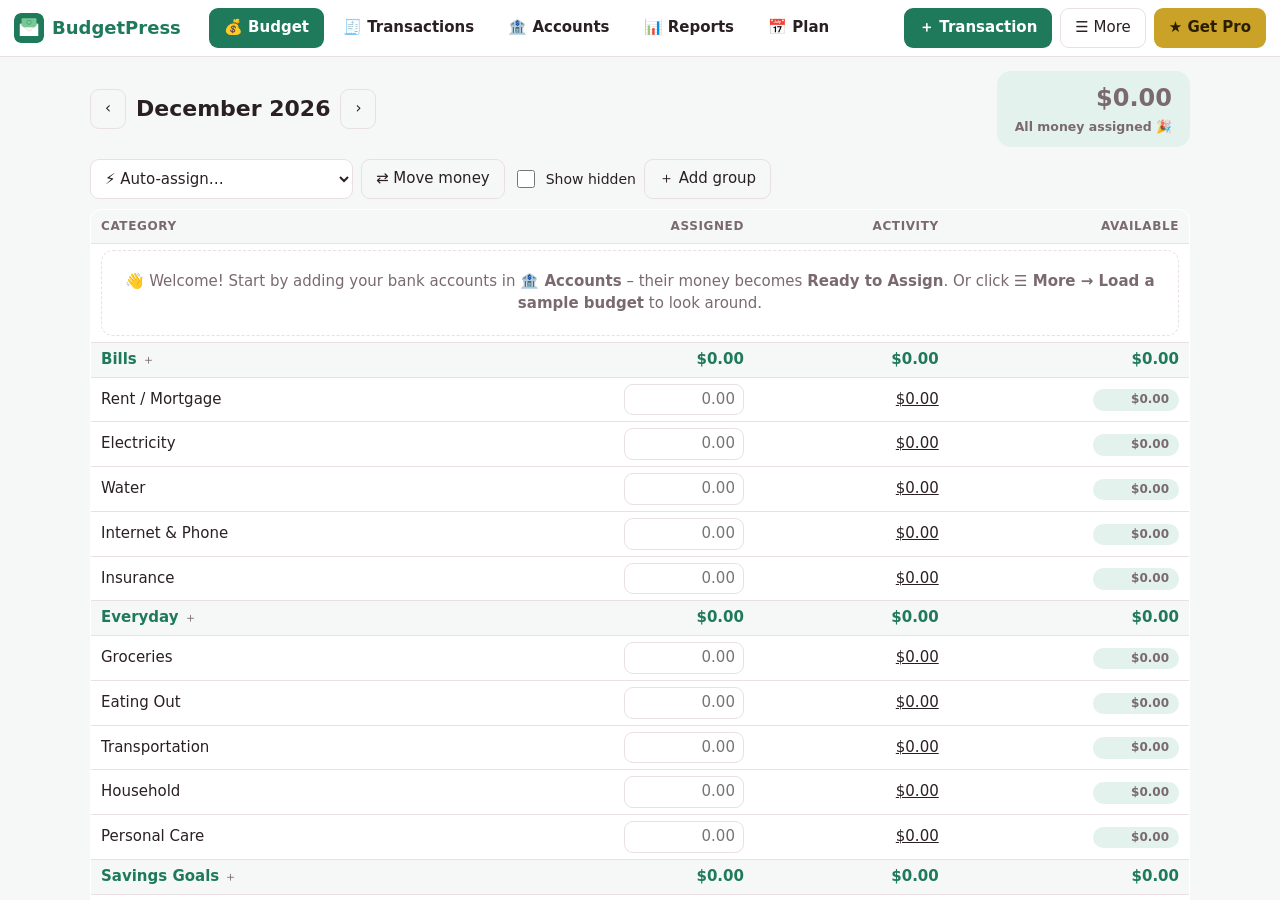
<file: index.html>
<!doctype html>
<html lang="en">
<head>
  <meta charset="utf-8">
  <meta name="viewport" content="width=device-width, initial-scale=1">
  <title>BudgetPress – Envelope Budget</title>
  <meta name="description" content="Give every dollar a job. Envelope budgeting for Windows with accounts, monthly budgets, goals, scheduled bills, bank CSV import and reports. Private, offline, no subscription.">
  <meta name="theme-color" content="#1f7a5c">
  <link rel="manifest" href="manifest.json">
  <link rel="icon" href="icon-192.png">
  <link rel="stylesheet" href="style.css">
</head>
<body>
  <header class="topbar">
    <div class="brand"><img src="icon-192.png" alt="" width="30" height="30"><span>BudgetPress</span></div>
    <nav class="tabs" id="tabs">
      <button data-t="budget" class="on">💰 Budget</button>
      <button data-t="tx">🧾 Transactions</button>
      <button data-t="accounts">🏦 Accounts</button>
      <button data-t="reports">📊 Reports</button>
      <button data-t="plan">📅 Plan</button>
    </nav>
    <div class="top-btns">
      <button id="addTxTop" class="primary">＋ Transaction</button>
      <button id="syncState" class="tb" hidden title="Sync"></button>
      <button id="moreBtn" class="tb">☰ More</button>
      <button id="proBtn" class="pro-btn" hidden>★ Get Pro</button>
    </div>
    <div id="menu" class="menu" hidden>
      <label class="field" style="padding:6px 12px">Currency<select id="currency"></select></label>
      <button id="budgetsBtn">📒 My budgets…</button>
      <button id="undoBtn">↶ Undo (Ctrl+Z)</button>
      <button id="payeesBtn">Manage payees…</button>
      <button id="syncBtn">☁ Sync between my PCs (OneDrive, Google Drive…) ★</button>
      <button id="pinBtn">🔒 Lock with a PIN…</button>
      <button id="printBudgetBtn">🖨 Print this month's budget ★</button>
      <button id="printEnvBtn">🖨 Print cash envelopes</button>
      <button id="backupBtn">Save a backup file</button>
      <button id="restoreBtn2">Open a backup file…</button>
      <button id="importBtn">Import bank file (CSV, OFX, QFX)… ★</button>
      <button id="exportBtn">Export transactions (CSV for Excel)</button>
      <button id="sampleBtn">Load a sample budget to look around</button>
      <button id="clearBtn" class="danger">Start over with an empty budget…</button>
      <a href="help.html" target="_blank" rel="noopener">❓ How to use BudgetPress</a>
      <a href="why.html" target="_blank" rel="noopener">⭐ Why BudgetPress – no subscription</a>
      <a href="mailto:thequan03072002@gmail.com?subject=BudgetPress%20feedback">✉ Feedback &amp; support</a>
      <a href="https://apps.microsoft.com/detail/9MWM5PWSHH2F" target="_blank" rel="noopener">More apps: PlanPress printable planner</a>
      <a href="https://apps.microsoft.com/detail/9NPWMMZ1NPPV" target="_blank" rel="noopener">More apps: PDF Toolbox</a>
    </div>
    <input id="fileIn" type="file" hidden>
  </header>

  <main id="pane-budget" class="pane1"><div class="wrap">
    <div class="month-bar">
      <button id="mPrev" class="ghost">‹</button><h2 id="mTitle"></h2><button id="mNext" class="ghost">›</button>
      <div id="rta" class="rta"></div>
    </div>
    <div class="tools">
      <select id="autoAssign" style="width:auto"><option value="">⚡ Auto-assign…</option><option value="goals">Underfunded goals</option><option value="lastAssigned">Assigned last month</option><option value="lastSpent">Spent last month</option><option value="avgAssigned">Average assigned (3 months)</option><option value="avgSpent">Average spent (3 months)</option><option value="resetAssigned">Reset assigned to zero</option></select>
      <button id="moveBtn" class="ghost">⇄ Move money</button>
      <label class="check" style="margin:0"><input id="showHidden" type="checkbox"> Show hidden</label>
      <button id="addGroup" class="ghost">＋ Add group</button>
      <span id="aom" class="hint" style="align-self:center;margin-left:auto"></span>
    </div>
    <table class="grid" id="budgetTbl">
      <thead><tr><th>Category</th><th>Assigned</th><th class="hide-sm">Activity</th><th>Available</th></tr></thead>
      <tbody id="budgetBody"></tbody>
    </table>
    <p class="fb-note">💬 Something not working the way you want? Tell me – <a href="mailto:thequan03072002@gmail.com?subject=BudgetPress%20feedback">thequan03072002@gmail.com</a>. I read every message and improve the app.</p>
  </div></main>

  <main id="pane-tx" class="pane1" hidden><div class="wrap">
    <div class="filters">
      <select id="fAcct"></select>
      <select id="fCat"></select>
      <select id="fMonth"></select>
      <select id="fFlag"><option value="">All flags</option><option value="red">🔴 Red</option><option value="orange">🟠 Orange</option><option value="yellow">🟡 Yellow</option><option value="green">🟢 Green</option><option value="blue">🔵 Blue</option><option value="purple">🟣 Purple</option><option value="uncat">Uncategorized only</option><option value="unclr">Not cleared</option></select>
      <input id="fSearch" type="search" placeholder="Search payee or memo…">
      <button id="reconBtn" class="ghost" hidden>✔ Reconcile</button>
      <button id="addTx" class="primary">＋ Add transaction</button>
    </div>
    <p id="txSum" class="hint"></p>
    <table class="grid tx">
      <thead><tr><th style="width:18px"></th><th>Date</th><th>Account</th><th>Payee</th><th>Category</th><th class="hide-sm">Memo</th><th style="text-align:right">Outflow</th><th style="text-align:right">Inflow</th><th id="balHead" style="text-align:right">Balance</th><th title="Cleared">✓</th></tr></thead>
      <tbody id="txBody"></tbody>
    </table>
    <p id="txEmpty" class="empty" hidden>No transactions yet. Click <b>＋ Add transaction</b>, or import a CSV file from your bank (☰ More).</p>
    <div class="panel" style="margin-top:16px">
      <h3>🔁 Scheduled bills &amp; income <span class="badge" id="schedBadge" hidden>PRO</span></h3>
      <p class="hint">Rent, salary, subscriptions… added automatically on their date.</p>
      <div id="schedList"></div>
      <button id="addSched" class="ghost">＋ Add scheduled transaction</button>
    </div>
  </div></main>

  <main id="pane-accounts" class="pane1" hidden><div class="wrap">
    <div class="month-bar"><h2 style="text-align:left">Accounts</h2><div id="netWorth" class="rta"></div></div>
    <div id="acctCards" class="cards"></div>
    <p class="hint">Credit cards: spend from your budget categories as usual, then pay the card with a <b>Transfer</b> from your checking account.</p>
  </div></main>

  <main id="pane-reports" class="pane1" hidden><div class="wrap">
    <div class="month-bar"><button id="rPrev" class="ghost">‹</button><h2 id="rTitle"></h2><button id="rNext" class="ghost">›</button></div>
    <div class="panel"><h3>Spending this month</h3><div id="repSpend" class="chart"></div></div>
    <div class="panel"><h3>Income vs spending – last 12 months <span class="badge" id="repBadge" hidden>PRO</span></h3><div id="repTrend" class="chart"></div></div>
    <div class="panel"><h3>Net worth <span class="badge" id="repBadge2" hidden>PRO</span></h3><div id="repNet" class="chart"></div></div>
  </div></main>


  <main id="pane-plan" class="pane1" hidden><div class="wrap">
    <div class="panel"><h3>📈 Balance forecast – next 60 days <span class="badge pro-only">PRO</span></h3><p class="hint">Your checking, savings and cash today, plus every scheduled bill and paycheck. Know before you run short.</p><div id="forecast" class="chart"></div></div>
    <div class="panel"><div class="month-bar" style="margin:0 0 8px"><h3 style="margin:0">🗓 Bill calendar <span class="badge pro-only">PRO</span></h3><span style="margin-left:auto"></span><button id="calPrev" class="ghost">‹</button><b id="calTitle"></b><button id="calNext" class="ghost">›</button></div><div id="calendar"></div></div>
    <div class="panel"><h3>🏁 Debt payoff plan <span class="badge pro-only">PRO</span></h3>
      <p class="hint">Uses your credit cards and loans. Set each one's interest rate and minimum payment in Accounts (click the account).</p>
      <div class="filters"><label class="field" style="margin:0">Extra each month<input id="extraDebt" type="text" inputmode="decimal" style="width:140px"></label>
      <label class="field" style="margin:0">Strategy<select id="strategy"><option value="avalanche">Avalanche – highest interest first (saves most)</option><option value="snowball">Snowball – smallest balance first (quick wins)</option></select></label></div>
      <div id="debtPlan"></div></div>
  </div></main>
  <!-- transaction dialog -->
  <dialog id="txDlg" class="dlg">
    <h2 id="txTitle">Transaction</h2>
    <div class="seg" id="txKind"><button data-k="out" class="on">Expense</button><button data-k="in">Income</button><button data-k="xfer">Transfer</button></div>
    <div class="two">
      <label class="field">Amount<input id="tAmt" type="text" inputmode="decimal" placeholder="0.00"></label>
      <label class="field">Date<input id="tDate" type="date"></label>
    </div>
    <label class="field" id="tPayeeRow">Payee<input id="tPayee" type="text" list="payees" maxlength="60" placeholder="e.g. Walmart"></label>
    <datalist id="payees"></datalist>
    <label class="field" id="tCatRow">Category<select id="tCat"></select></label>
    <div id="tSplitBox" hidden><p class="hint" style="margin-top:10px">Split this transaction across categories:</p><div id="tSplits"></div><div class="row-btns" style="margin-top:4px"><button id="tAddSplit" class="ghost">＋ Add line</button><span id="tSplitLeft" class="hint" style="align-self:center"></span></div></div>
    <button id="tSplitBtn" class="ghost" style="margin-top:6px;padding:4px 10px;font-size:13px">✂ Split into several categories</button>
    <div class="two">
      <label class="field"><span id="tAcctLbl">Account</span><select id="tAcct"></select></label>
      <label class="field" id="tToRow">To account<select id="tTo"></select></label>
    </div>
    <label class="field">Memo<input id="tMemo" type="text" maxlength="100"></label>
    <div class="two"><label class="field">Flag<select id="tFlag"><option value="">No flag</option><option value="red">🔴 Red</option><option value="orange">🟠 Orange</option><option value="yellow">🟡 Yellow</option><option value="green">🟢 Green</option><option value="blue">🔵 Blue</option><option value="purple">🟣 Purple</option></select></label>
    <label class="check" style="margin-top:28px"><input id="tCleared" type="checkbox"> Cleared</label></div>
    <div class="row-btns"><button id="tSave" class="primary">Save</button><button id="tSaveNew" class="ghost">Save &amp; add another</button><button id="tDel" class="ghost danger">Delete</button><button id="tClose" class="ghost">Cancel</button></div>
  </dialog>

  <!-- category dialog -->
  <dialog id="catDlg" class="dlg">
    <h2>Category</h2>
    <label class="field">Name<input id="cName" type="text" maxlength="40"></label>
    <label class="field">Group<select id="cGroup"></select></label>
    <h3 style="margin:14px 0 4px">🎯 Goal <span class="badge" id="goalBadge" hidden>PRO</span></h3>
    <select id="cGoalType"><option value="none">No goal</option><option value="monthly">Set aside an amount every month</option><option value="refill">Refill up to an amount every month</option><option value="weekly">Set aside an amount every week</option><option value="by">Have a total saved by a date</option><option value="yearly">Have a total saved every year (e.g. insurance)</option></select>
    <div class="two" id="cGoalRow">
      <label class="field">Amount<input id="cGoalAmt" type="text" inputmode="decimal"></label>
      <label class="field" id="cGoalDateRow">By<input id="cGoalDate" type="month"></label>
    </div>
    <label class="field">Note<textarea id="cNote" rows="2" maxlength="300"></textarea></label>
    <label class="check"><input id="cHidden" type="checkbox"> Hide this category</label>
    <div class="row-btns"><button id="cUp" class="ghost">↑ Move up</button><button id="cDown" class="ghost">↓ Move down</button></div>
    <div class="row-btns"><button id="cSave" class="primary">Save</button><button id="cDel" class="ghost danger">Delete category</button><button id="cClose" class="ghost">Cancel</button></div>
  </dialog>

  <!-- account dialog -->
  <dialog id="acctDlg" class="dlg">
    <h2>Account</h2>
    <label class="field">Name<input id="aName" type="text" maxlength="40" placeholder="e.g. Chase Checking"></label>
    <label class="field">Type<select id="aType"><option value="checking">Checking</option><option value="savings">Savings</option><option value="cash">Cash</option><option value="credit">Credit card</option><option value="loan">Loan / mortgage (tracking)</option><option value="asset">Asset, e.g. house or car (tracking)</option><option value="invest">Investment (tracking)</option></select></label>
    <div class="two" id="aStartRow">
      <label class="field">Balance today<input id="aBal" type="text" inputmode="decimal" placeholder="0.00"></label>
      <label class="field">As of<input id="aDate" type="date"></label>
    </div>
    <div class="two" id="aDebtRow"><label class="field">Interest rate (APR %)<input id="aApr" type="text" inputmode="decimal" placeholder="e.g. 22.9"></label><label class="field">Minimum payment<input id="aMin" type="text" inputmode="decimal"></label></div>
    <p class="hint" id="aHint">For a credit card or loan, type what you owe (e.g. 350). Money in checking, savings and cash is added to <b>Ready to Assign</b>. Tracking accounts count toward net worth but not your budget.</p>
    <label class="check" id="aClosedRow"><input id="aClosed" type="checkbox"> Account is closed (hide it)</label>
    <div class="row-btns"><button id="aSave" class="primary">Save</button><button id="aDel" class="ghost danger">Delete account</button><button id="aClose" class="ghost">Cancel</button></div>
  </dialog>

  <!-- scheduled dialog -->
  <dialog id="schedDlg" class="dlg">
    <h2>Scheduled transaction</h2>
    <div class="seg" id="sKind"><button data-k="out" class="on">Expense</button><button data-k="in">Income</button><button data-k="xfer">Transfer</button></div>
    <div class="two">
      <label class="field">Amount<input id="sAmt" type="text" inputmode="decimal"></label>
      <label class="field">Next date<input id="sDate" type="date"></label>
    </div>
    <label class="field" id="sPayeeRow">Payee<input id="sPayee" type="text" list="payees" maxlength="60"></label>
    <div class="two">
      <label class="field" id="sCatRow">Category<select id="sCat"></select></label>
      <label class="field">Account<select id="sAcct"></select></label>
    </div>
    <label class="field" id="sToRow">To account<select id="sTo"></select></label>
    <label class="field">Repeats<select id="sEvery"><option value="month">Every month</option><option value="week">Every week</option><option value="2week">Every 2 weeks</option><option value="year">Every year</option></select></label>
    <div class="row-btns"><button id="sSave" class="primary">Save</button><button id="sDel" class="ghost danger">Delete</button><button id="sClose" class="ghost">Cancel</button></div>
  </dialog>

  <!-- import dialog -->
  <dialog id="impDlg" class="dlg">
    <h2>Import bank CSV</h2>
    <p class="hint" id="impInfo"></p>
    <label class="field">Into account<select id="iAcct"></select></label>
    <div id="iCsv"><div class="two">
      <label class="field">Date column<select id="iDate"></select></label>
      <label class="field">Payee / description<select id="iPayee"></select></label>
    </div>
    <div class="two">
      <label class="field">Amount column<select id="iAmt"></select></label>
      <label class="field">Or: outflow column<select id="iOut"></select></label>
    </div>
    <label class="check"><input id="iFlip" type="checkbox"> Spending shows as positive numbers (flip signs)</label>
    <label class="field">Dates look like<select id="iDateFmt"><option value="auto">Detect automatically</option><option value="mdy">Month/Day/Year</option><option value="dmy">Day/Month/Year</option><option value="ymd">Year-Month-Day</option></select></label></div>
    <p class="hint">Payees you have used before get the same category. Duplicates are skipped.</p>
    <div class="row-btns"><button id="iGo" class="primary">Import</button><button id="iClose" class="ghost">Cancel</button></div>
  </dialog>

  <dialog id="proDialog" class="dlg">
    <h2>BudgetPress Pro</h2>
    <p class="muted">One-time purchase. Yours forever on this Microsoft account – no subscription, ever. Popular subscription budget apps cost about $109 every year.</p>
    <ul class="pro-list">
      <li><strong>Unlimited accounts</strong> <span class="muted">(Free: 3)</span></li>
      <li><strong>Goals</strong> – monthly targets and save-by-date</li>
      <li><strong>Scheduled bills &amp; income</strong> added automatically</li>
      <li><strong>Import bank CSV files</strong></li>
      <li><strong>12-month trends and net worth</strong> reports</li>
      <li><strong>60-day forecast, bill calendar and debt payoff plan</strong></li>
      <li><strong>Sync between your PCs</strong> through OneDrive, Google Drive or Dropbox – optional encryption</li>
      <li><strong>Several budgets</strong> and printable monthly budget</li>
    </ul>
    <p class="fb-note">💬 Something not working the way you want? Tell me – <a href="mailto:thequan03072002@gmail.com?subject=BudgetPress%20feedback">thequan03072002@gmail.com</a>. I read every message and improve the app.</p>
    <p id="proMsg" class="pro-msg" hidden></p>
    <p id="trialInfo" class="pro-msg" hidden></p>
    <div class="row-btns">
      <button id="trialBtn" class="ghost" hidden>Try every Pro feature free for 7 days</button>
      <button id="buyBtn" class="primary" autofocus>Unlock Pro</button>
      <button id="restoreBtn" class="ghost">Restore purchase</button>
      <button id="closePro" class="ghost">Not now</button>
    </div>
  </dialog>


  <dialog id="moveDlg" class="dlg">
    <h2>Move money</h2>
    <label class="field">Amount<input id="mvAmt" type="text" inputmode="decimal"></label>
    <div class="two"><label class="field">From<select id="mvFrom"></select></label><label class="field">To<select id="mvTo"></select></label></div>
    <p class="hint" id="mvHint"></p>
    <div class="row-btns"><button id="mvGo" class="primary">Move</button><button id="mvClose" class="ghost">Cancel</button></div>
  </dialog>
  <dialog id="reconDlg" class="dlg">
    <h2>Reconcile <span id="rcName"></span></h2>
    <p class="hint">Look at your bank's website or statement. What is the balance there today?</p>
    <label class="field">Bank balance<input id="rcBal" type="text" inputmode="decimal"></label>
    <p id="rcMsg" class="pro-msg"></p>
    <div class="row-btns"><button id="rcGo" class="primary">Reconcile</button><button id="rcClose" class="ghost">Cancel</button></div>
  </dialog>
  <dialog id="budgetsDlg" class="dlg">
    <h2>My budgets</h2>
    <p class="hint">Keep separate budgets – for example personal, a side business, or a shared household.</p>
    <div id="budgetsList"></div>
    <div class="row-btns"><button id="bNew" class="primary">＋ New budget</button><button id="bRename" class="ghost">Rename this one</button><button id="bDelete" class="ghost danger">Delete this one</button><button id="bClose" class="ghost">Close</button></div>
  </dialog>
  <dialog id="payeesDlg" class="dlg">
    <h2>Payees</h2>
    <p class="hint">Rename a payee to fix it everywhere, or rename one to another's name to merge them.</p>
    <div id="payeesList" style="max-height:50vh;overflow:auto"></div>
    <div class="row-btns"><button id="pyClose" class="ghost">Close</button></div>
  </dialog>
  <dialog id="pinDlg" class="dlg">
    <h2>🔒 PIN lock</h2>
    <p class="hint">Ask for a PIN every time BudgetPress opens. If you forget it, you can only reset the app (keep backups!).</p>
    <label class="field">New PIN (4–8 digits, empty to turn off)<input id="pinNew" type="password" inputmode="numeric" maxlength="8"></label>
    <div class="row-btns"><button id="pinSave" class="primary">Save</button><button id="pinClose" class="ghost">Cancel</button></div>
  </dialog>
  <div id="lock" class="lock" hidden><div class="lock-box"><img src="icon-192.png" width="64" height="64" alt=""><h2>BudgetPress</h2><input id="lockPin" type="password" inputmode="numeric" maxlength="8" placeholder="PIN"><button id="lockGo" class="primary">Unlock</button><p id="lockMsg" class="hint"></p></div></div>
  <style id="pageRule"></style>
  <div id="printArea"></div>

  <dialog id="syncDlg" class="dlg">
    <h2>☁ Sync between your PCs</h2>
    <p class="hint">BudgetPress keeps this budget in one file inside a folder that your cloud drive already syncs – <b>OneDrive</b>, <b>Google Drive</b>, <b>Dropbox</b> or <b>iCloud Drive</b>. Open the same file on your other PCs and they stay up to date. No BudgetPress account, no BudgetPress server.</p>
    <p id="syncInfo" class="pro-msg"></p>
    <div id="syncSetup">
      <label class="field">Password to encrypt the file (optional, recommended)<input id="syncPass" type="password" maxlength="100" placeholder="Leave empty for no encryption"></label>
      <p class="hint">With a password, the file is unreadable to anyone else – even if someone gets into your cloud drive. You need the same password on your other PCs. It cannot be recovered if you forget it.</p>
      <div class="row-btns"><button id="syncCreate" class="primary">Create a sync file…</button><button id="syncOpen" class="ghost">Use a sync file from another PC…</button></div>
    </div>
    <div class="row-btns"><button id="syncNowBtn" class="ghost">⟳ Sync now</button><button id="syncStop" class="ghost danger">Stop syncing on this PC</button><button id="syncClose" class="ghost">Close</button></div>
  </dialog>
  <div id="toast" class="toast" hidden></div>
  <script src="app.js"></script>
</body>
</html>
</file>
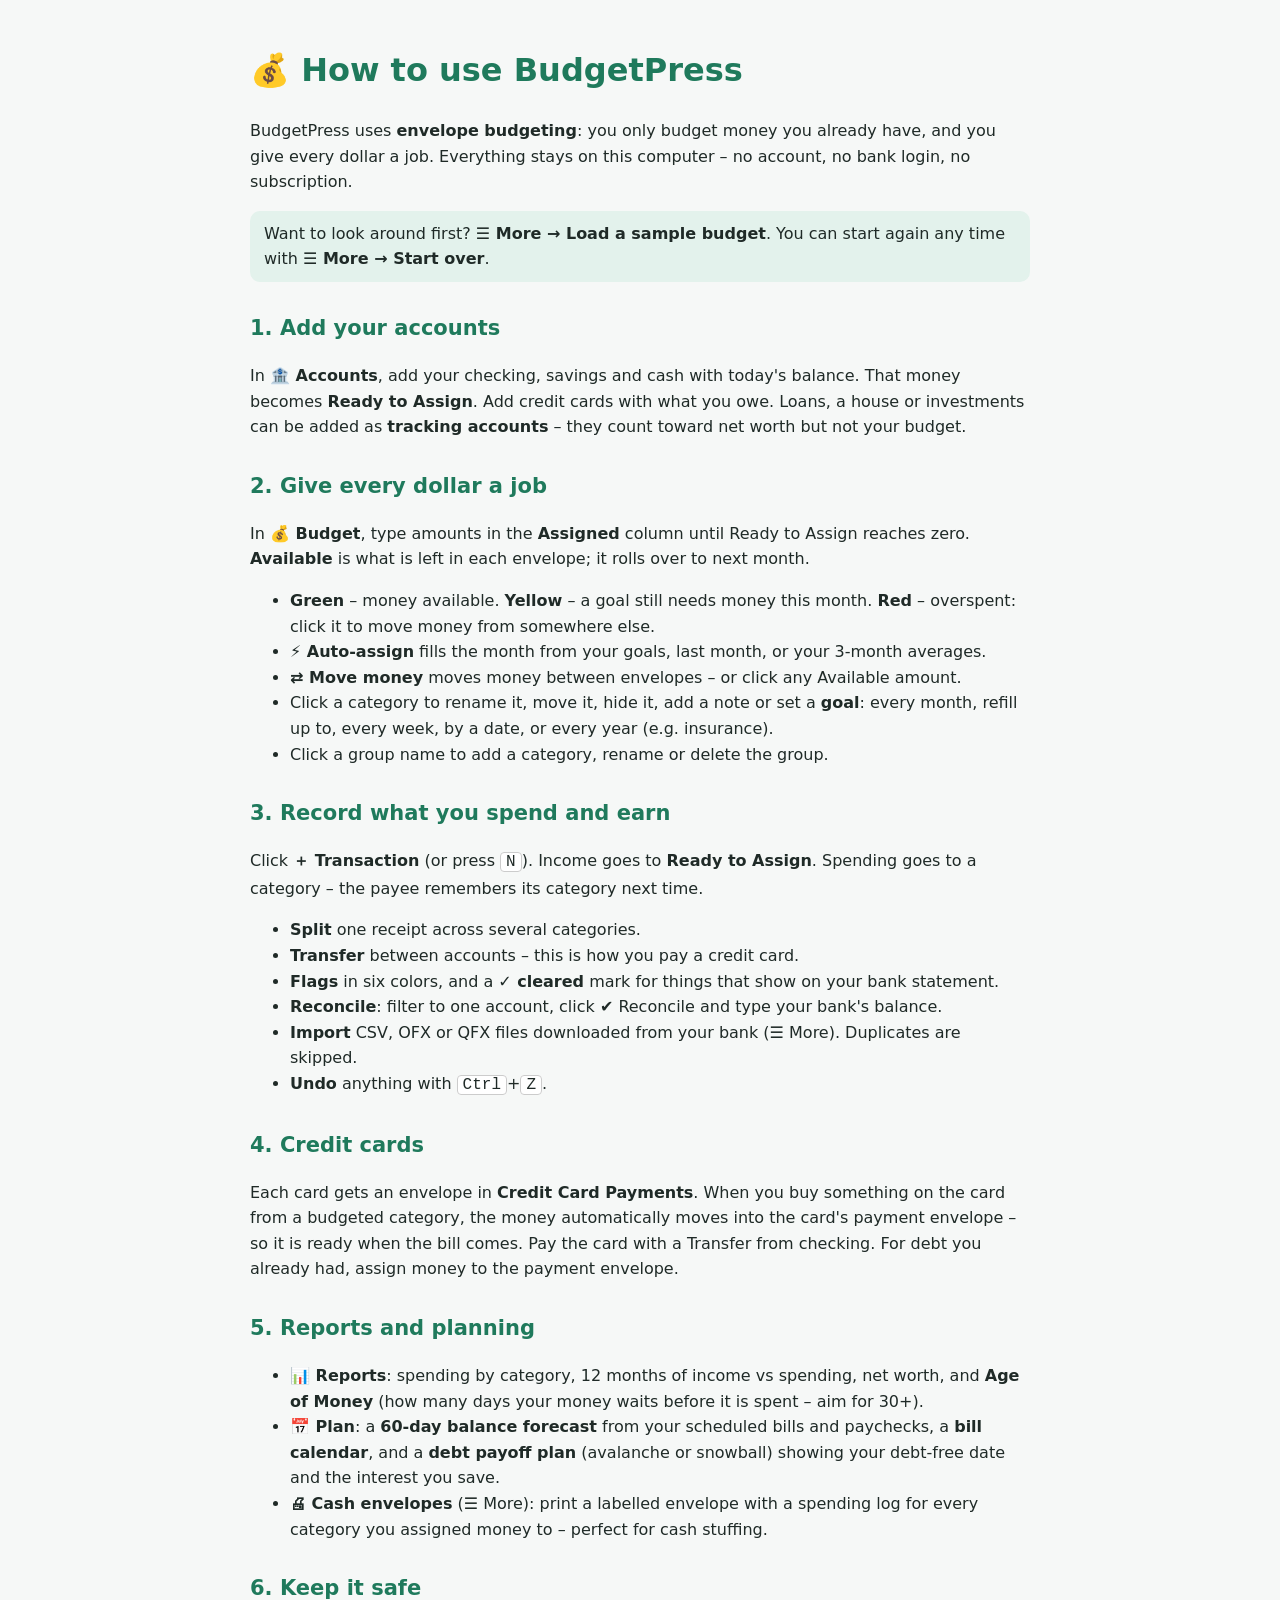
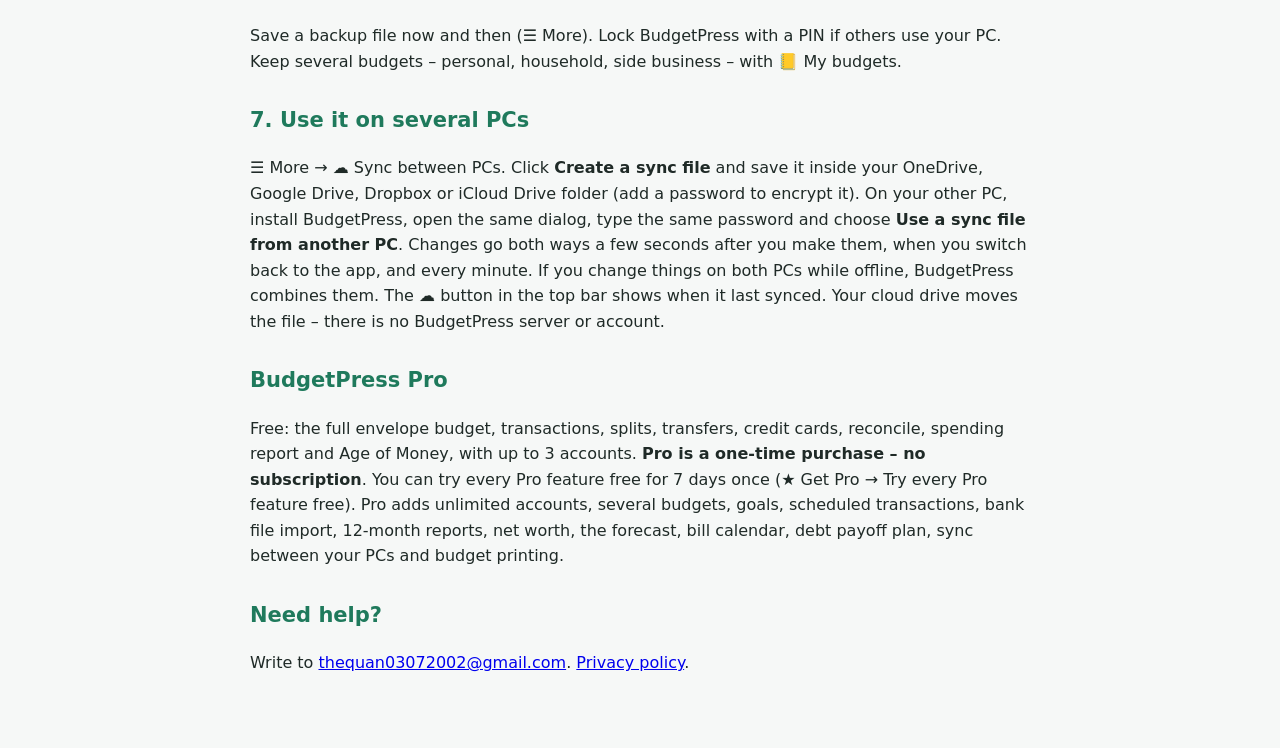
<file: help.html>
<!doctype html>
<html lang="en"><head><meta charset="utf-8"><meta name="viewport" content="width=device-width, initial-scale=1">
<title>How to use BudgetPress</title><link rel="icon" href="icon-192.png">
<style>
body{font:16px/1.6 'Segoe UI',system-ui,sans-serif;max-width:780px;margin:0 auto;padding:24px 18px 60px;color:#1f2a27;background:#f6f8f7}
h1,h2{color:#1f7a5c}h2{margin-top:30px;font-size:21px}
.tip{background:#e3f2ec;border-radius:10px;padding:10px 14px}
kbd{background:#fff;border:1px solid #ccc;border-radius:4px;padding:0 5px}
@media (prefers-color-scheme:dark){body{background:#121715;color:#e9f0ed}h1,h2{color:#6fd3a8}.tip{background:#1d3a30}a{color:#6fd3a8}kbd{background:#222;border-color:#555}}
</style></head><body>
<h1>💰 How to use BudgetPress</h1>
<p>BudgetPress uses <b>envelope budgeting</b>: you only budget money you already have, and you give every dollar a job. Everything stays on this computer – no account, no bank login, no subscription.</p>
<p class="tip">Want to look around first? <b>☰ More → Load a sample budget</b>. You can start again any time with <b>☰ More → Start over</b>.</p>

<h2>1. Add your accounts</h2>
<p>In <b>🏦 Accounts</b>, add your checking, savings and cash with today's balance. That money becomes <b>Ready to Assign</b>. Add credit cards with what you owe. Loans, a house or investments can be added as <b>tracking accounts</b> – they count toward net worth but not your budget.</p>

<h2>2. Give every dollar a job</h2>
<p>In <b>💰 Budget</b>, type amounts in the <b>Assigned</b> column until Ready to Assign reaches zero. <b>Available</b> is what is left in each envelope; it rolls over to next month.</p>
<ul>
<li><b>Green</b> – money available. <b>Yellow</b> – a goal still needs money this month. <b>Red</b> – overspent: click it to move money from somewhere else.</li>
<li><b>⚡ Auto-assign</b> fills the month from your goals, last month, or your 3-month averages.</li>
<li><b>⇄ Move money</b> moves money between envelopes – or click any Available amount.</li>
<li>Click a category to rename it, move it, hide it, add a note or set a <b>goal</b>: every month, refill up to, every week, by a date, or every year (e.g. insurance).</li>
<li>Click a group name to add a category, rename or delete the group.</li>
</ul>

<h2>3. Record what you spend and earn</h2>
<p>Click <b>＋ Transaction</b> (or press <kbd>N</kbd>). Income goes to <b>Ready to Assign</b>. Spending goes to a category – the payee remembers its category next time.</p>
<ul>
<li><b>Split</b> one receipt across several categories.</li>
<li><b>Transfer</b> between accounts – this is how you pay a credit card.</li>
<li><b>Flags</b> in six colors, and a <b>✓ cleared</b> mark for things that show on your bank statement.</li>
<li><b>Reconcile</b>: filter to one account, click ✔ Reconcile and type your bank's balance.</li>
<li><b>Import</b> CSV, OFX or QFX files downloaded from your bank (☰ More). Duplicates are skipped.</li>
<li><b>Undo</b> anything with <kbd>Ctrl</kbd>+<kbd>Z</kbd>.</li>
</ul>

<h2>4. Credit cards</h2>
<p>Each card gets an envelope in <b>Credit Card Payments</b>. When you buy something on the card from a budgeted category, the money automatically moves into the card's payment envelope – so it is ready when the bill comes. Pay the card with a Transfer from checking. For debt you already had, assign money to the payment envelope.</p>

<h2>5. Reports and planning</h2>
<ul>
<li><b>📊 Reports</b>: spending by category, 12 months of income vs spending, net worth, and <b>Age of Money</b> (how many days your money waits before it is spent – aim for 30+).</li>
<li><b>📅 Plan</b>: a <b>60-day balance forecast</b> from your scheduled bills and paychecks, a <b>bill calendar</b>, and a <b>debt payoff plan</b> (avalanche or snowball) showing your debt-free date and the interest you save.</li>
<li><b>🖨 Cash envelopes</b> (☰ More): print a labelled envelope with a spending log for every category you assigned money to – perfect for cash stuffing.</li>
</ul>

<h2>6. Keep it safe</h2>
<p>Save a backup file now and then (☰ More). Lock BudgetPress with a PIN if others use your PC. Keep several budgets – personal, household, side business – with 📒 My budgets.</p>

<h2>7. Use it on several PCs</h2>
<p>☰ More → ☁ Sync between PCs. Click <b>Create a sync file</b> and save it inside your OneDrive, Google Drive, Dropbox or iCloud Drive folder (add a password to encrypt it). On your other PC, install BudgetPress, open the same dialog, type the same password and choose <b>Use a sync file from another PC</b>. Changes go both ways a few seconds after you make them, when you switch back to the app, and every minute. If you change things on both PCs while offline, BudgetPress combines them. The ☁ button in the top bar shows when it last synced. Your cloud drive moves the file – there is no BudgetPress server or account.</p>

<h2>BudgetPress Pro</h2>
<p>Free: the full envelope budget, transactions, splits, transfers, credit cards, reconcile, spending report and Age of Money, with up to 3 accounts. <b>Pro is a one-time purchase – no subscription</b>. You can try every Pro feature free for 7 days once (★ Get Pro → Try every Pro feature free). Pro adds unlimited accounts, several budgets, goals, scheduled transactions, bank file import, 12-month reports, net worth, the forecast, bill calendar, debt payoff plan, sync between your PCs and budget printing.</p>

<h2>Need help?</h2>
<p>Write to <a href="mailto:thequan03072002@gmail.com?subject=BudgetPress%20help">thequan03072002@gmail.com</a>. <a href="privacy.html">Privacy policy</a>.</p>
</body></html>
</file>
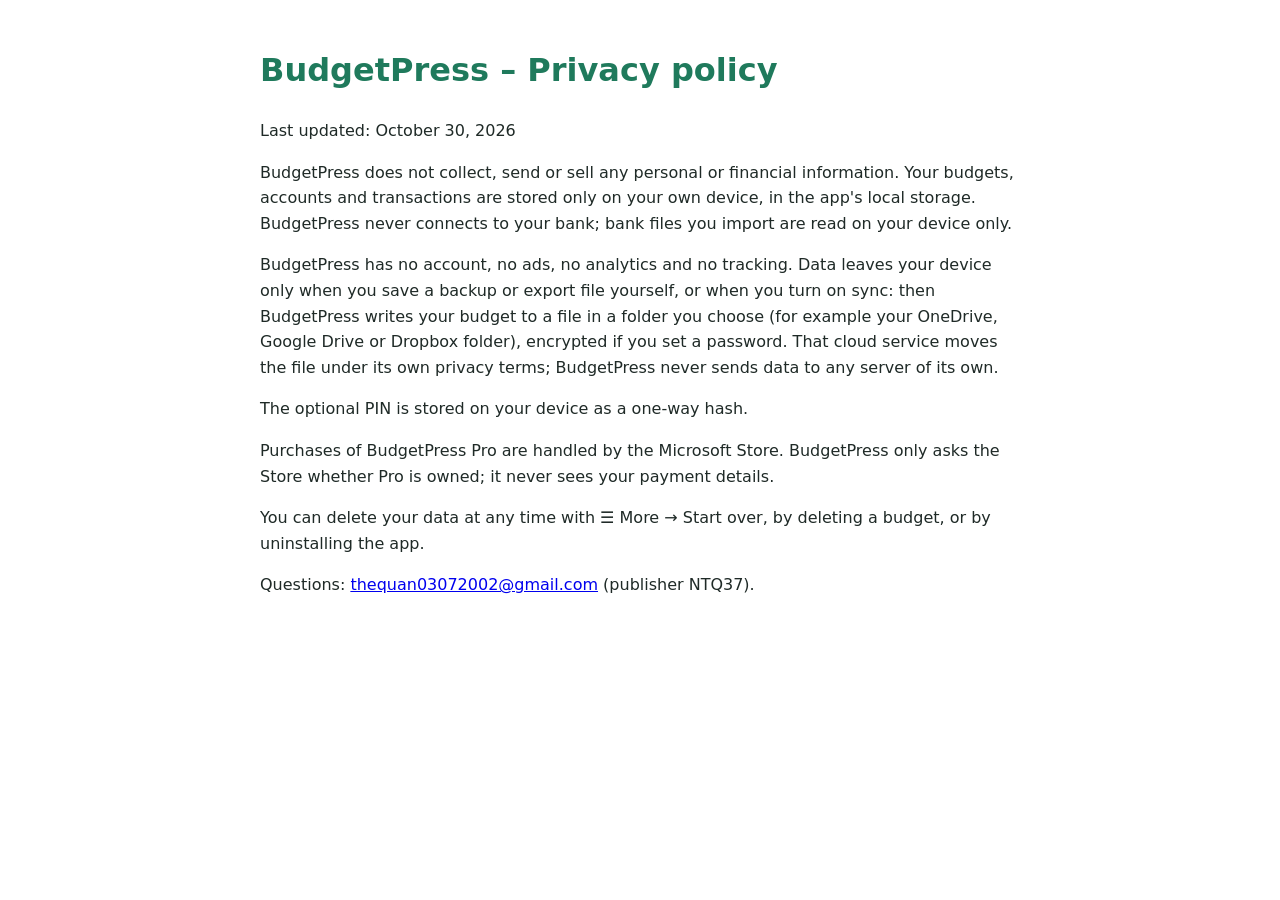
<file: privacy.html>
<!doctype html>
<html lang="en"><head><meta charset="utf-8"><meta name="viewport" content="width=device-width, initial-scale=1">
<title>BudgetPress – Privacy policy</title><link rel="icon" href="icon-192.png">
<style>body{font:16px/1.6 'Segoe UI',system-ui,sans-serif;max-width:760px;margin:0 auto;padding:24px 18px;color:#1f2a27}h1{color:#1f7a5c}</style></head><body>
<h1>BudgetPress – Privacy policy</h1>
<p>Last updated: October 30, 2026</p>
<p>BudgetPress does not collect, send or sell any personal or financial information. Your budgets, accounts and transactions are stored only on your own device, in the app's local storage. BudgetPress never connects to your bank; bank files you import are read on your device only.</p>
<p>BudgetPress has no account, no ads, no analytics and no tracking. Data leaves your device only when you save a backup or export file yourself, or when you turn on sync: then BudgetPress writes your budget to a file in a folder you choose (for example your OneDrive, Google Drive or Dropbox folder), encrypted if you set a password. That cloud service moves the file under its own privacy terms; BudgetPress never sends data to any server of its own.</p>
<p>The optional PIN is stored on your device as a one-way hash.</p>
<p>Purchases of BudgetPress Pro are handled by the Microsoft Store. BudgetPress only asks the Store whether Pro is owned; it never sees your payment details.</p>
<p>You can delete your data at any time with ☰ More → Start over, by deleting a budget, or by uninstalling the app.</p>
<p>Questions: <a href="mailto:thequan03072002@gmail.com">thequan03072002@gmail.com</a> (publisher NTQ37).</p>
</body></html>
</file>
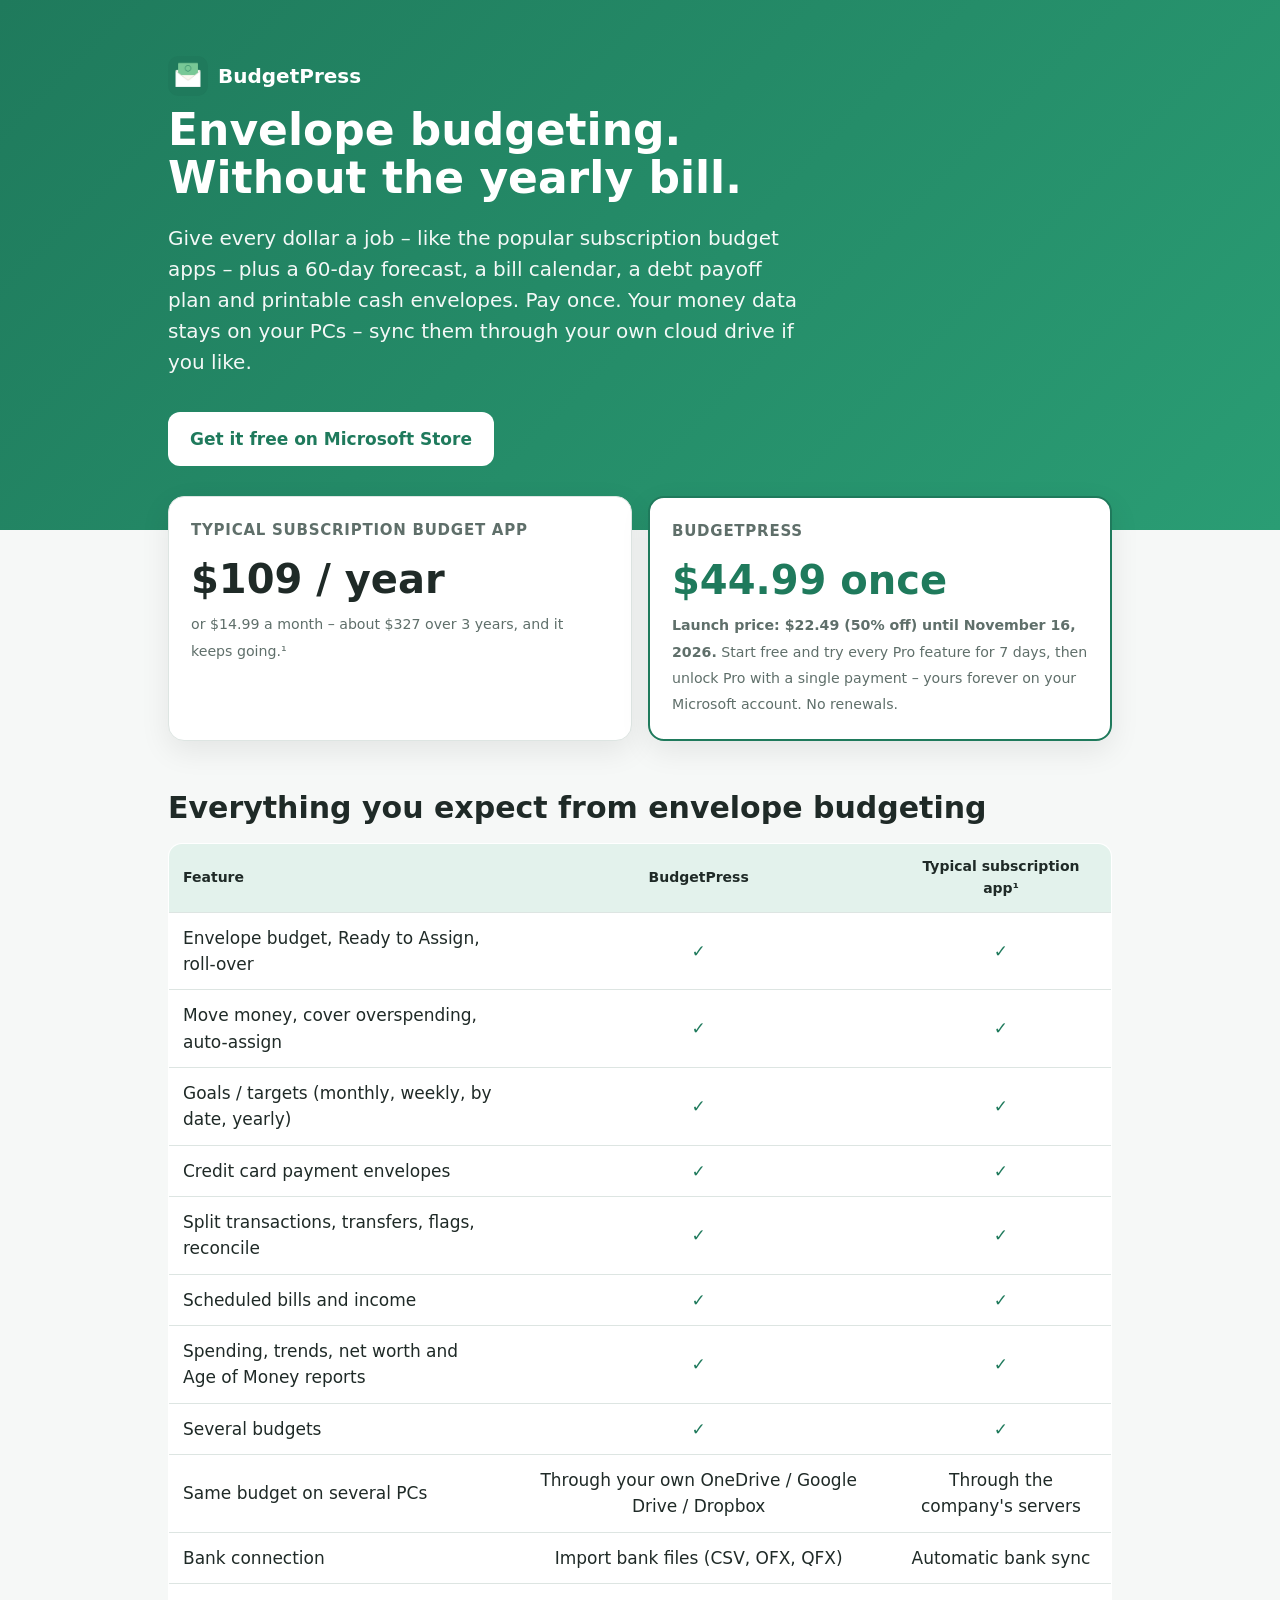
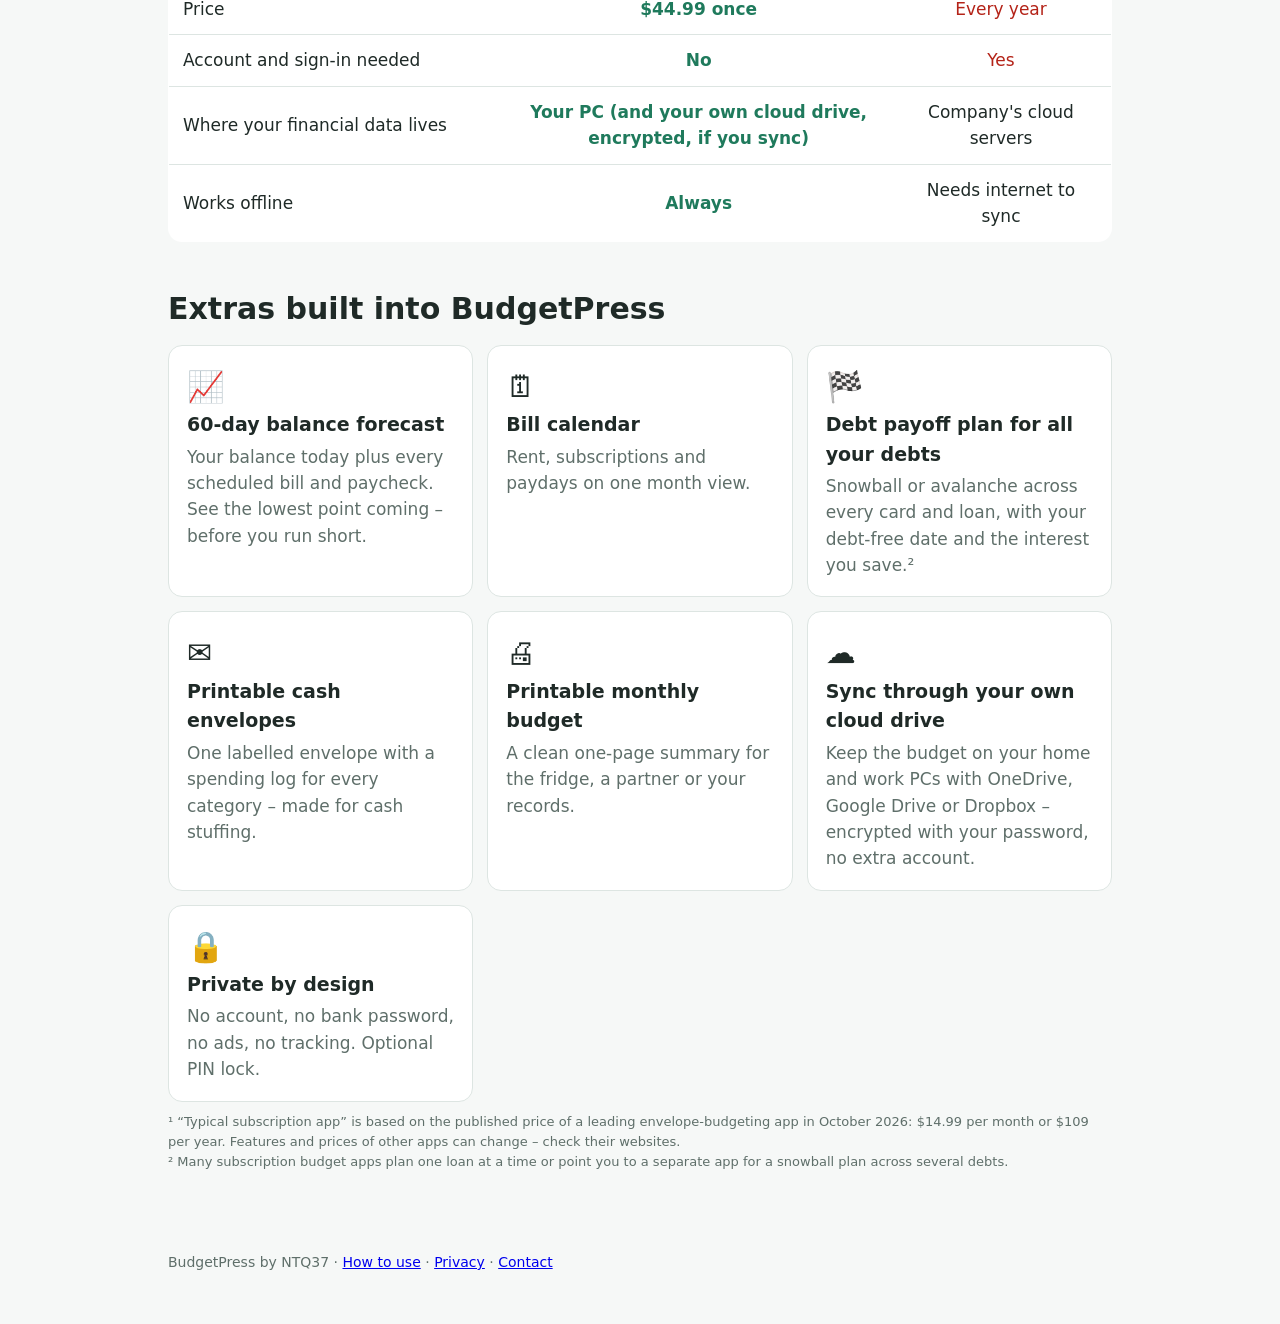
<file: why.html>
<!doctype html>
<html lang="en"><head><meta charset="utf-8"><meta name="viewport" content="width=device-width, initial-scale=1">
<title>Why BudgetPress – envelope budgeting without a subscription</title>
<meta name="description" content="BudgetPress does envelope budgeting like the big subscription apps – and adds a 60-day forecast, bill calendar, debt payoff plan and printable cash envelopes. Pay once. Private and offline.">
<link rel="icon" href="icon-192.png">
<style>
:root{--g:#1f7a5c;--g2:#e3f2ec;--ink:#1f2a27;--mut:#5f6f6a;--line:#dde5e2;--bg:#f6f8f7;--card:#fff}
@media (prefers-color-scheme:dark){:root{--g:#6fd3a8;--g2:#1d3a30;--ink:#e9f0ed;--mut:#a3b2ad;--line:#2f3a37;--bg:#121715;--card:#1b2220}}
*{box-sizing:border-box}body{margin:0;font:17px/1.55 'Segoe UI',system-ui,sans-serif;color:var(--ink);background:var(--bg)}
.wrap{max-width:980px;margin:0 auto;padding:0 18px}
header{background:linear-gradient(135deg,#1f7a5c,#2a9d74);color:#fff;padding:56px 0 64px}
header h1{font-size:44px;line-height:1.1;margin:10px 0}header p{font-size:20px;max-width:640px;opacity:.95}
.brand{display:flex;align-items:center;gap:10px;font-weight:800;font-size:20px}.brand img{border-radius:10px}
.cta{display:inline-block;background:#fff;color:#1f7a5c;font-weight:800;padding:14px 22px;border-radius:12px;text-decoration:none;margin-top:14px}
.price{display:grid;grid-template-columns:1fr 1fr;gap:16px;margin:-34px 0 30px}
.pcard{background:var(--card);border:1px solid var(--line);border-radius:16px;padding:22px;box-shadow:0 10px 30px rgba(0,0,0,.08)}
.pcard h3{margin:0 0 6px;color:var(--mut);font-size:15px;text-transform:uppercase;letter-spacing:.05em}
.pcard .big{font-size:40px;font-weight:800}.pcard.us{border:2px solid var(--g)}.pcard.us .big{color:var(--g)}
.pcard small{color:var(--mut)}
h2{font-size:30px;margin:44px 0 12px}
table{width:100%;border-collapse:collapse;background:var(--card);border:1px solid var(--line);border-radius:14px;overflow:hidden}
th,td{padding:12px 14px;border-bottom:1px solid var(--line);text-align:center}th:first-child,td:first-child{text-align:left}
th{background:var(--g2);font-size:14px}td.y{color:var(--g);font-weight:800}td.n{color:#b42318}
.grid{display:grid;grid-template-columns:repeat(auto-fill,minmax(270px,1fr));gap:14px}
.f{background:var(--card);border:1px solid var(--line);border-radius:14px;padding:18px}.f b{display:block;font-size:19px;margin-bottom:4px}.f span{color:var(--mut)}
.f .ic{font-size:30px}
.note{color:var(--mut);font-size:13px;margin:10px 0 50px}
footer{padding:30px 0 50px;color:var(--mut);font-size:14px}
@media (max-width:700px){header h1{font-size:32px}.price{grid-template-columns:1fr;margin-top:-24px}th,td{padding:9px 8px;font-size:14px}}
</style></head><body>
<header><div class="wrap">
  <div class="brand"><img src="icon-192.png" width="40" height="40" alt="">BudgetPress</div>
  <h1>Envelope budgeting.<br>Without the yearly bill.</h1>
  <p>Give every dollar a job – like the popular subscription budget apps – plus a 60-day forecast, a bill calendar, a debt payoff plan and printable cash envelopes. Pay once. Your money data stays on your PCs – sync them through your own cloud drive if you like.</p>
  <a class="cta" href="https://apps.microsoft.com/detail/9N6HCR3T80F2" id="storeLink">Get it free on Microsoft Store</a>
</div></header>

<main class="wrap">
  <div class="price">
    <div class="pcard"><h3>Typical subscription budget app</h3><div class="big">$109 / year</div><small>or $14.99 a month – about $327 over 3 years, and it keeps going.¹</small></div>
    <div class="pcard us"><h3>BudgetPress</h3><div class="big">$44.99 once</div><small><b>Launch price: $22.49 (50% off) until November 16, 2026.</b> Start free and try every Pro feature for 7 days, then unlock Pro with a single payment – yours forever on your Microsoft account. No renewals.</small></div>
  </div>

  <h2>Everything you expect from envelope budgeting</h2>
  <table>
    <thead><tr><th>Feature</th><th>BudgetPress</th><th>Typical subscription app¹</th></tr></thead>
    <tbody>
      <tr><td>Envelope budget, Ready to Assign, roll-over</td><td class="y">✓</td><td class="y">✓</td></tr>
      <tr><td>Move money, cover overspending, auto-assign</td><td class="y">✓</td><td class="y">✓</td></tr>
      <tr><td>Goals / targets (monthly, weekly, by date, yearly)</td><td class="y">✓</td><td class="y">✓</td></tr>
      <tr><td>Credit card payment envelopes</td><td class="y">✓</td><td class="y">✓</td></tr>
      <tr><td>Split transactions, transfers, flags, reconcile</td><td class="y">✓</td><td class="y">✓</td></tr>
      <tr><td>Scheduled bills and income</td><td class="y">✓</td><td class="y">✓</td></tr>
      <tr><td>Spending, trends, net worth and Age of Money reports</td><td class="y">✓</td><td class="y">✓</td></tr>
      <tr><td>Several budgets</td><td class="y">✓</td><td class="y">✓</td></tr>
      <tr><td>Same budget on several PCs</td><td>Through your own OneDrive / Google Drive / Dropbox</td><td>Through the company's servers</td></tr>
      <tr><td>Bank connection</td><td>Import bank files (CSV, OFX, QFX)</td><td>Automatic bank sync</td></tr>
      <tr><td>Price</td><td class="y">$44.99 once</td><td class="n">Every year</td></tr>
      <tr><td>Account and sign-in needed</td><td class="y">No</td><td class="n">Yes</td></tr>
      <tr><td>Where your financial data lives</td><td class="y">Your PC (and your own cloud drive, encrypted, if you sync)</td><td>Company's cloud servers</td></tr>
      <tr><td>Works offline</td><td class="y">Always</td><td>Needs internet to sync</td></tr>
    </tbody>
  </table>

  <h2>Extras built into BudgetPress</h2>
  <div class="grid">
    <div class="f"><div class="ic">📈</div><b>60-day balance forecast</b><span>Your balance today plus every scheduled bill and paycheck. See the lowest point coming – before you run short.</span></div>
    <div class="f"><div class="ic">🗓</div><b>Bill calendar</b><span>Rent, subscriptions and paydays on one month view.</span></div>
    <div class="f"><div class="ic">🏁</div><b>Debt payoff plan for all your debts</b><span>Snowball or avalanche across every card and loan, with your debt-free date and the interest you save.²</span></div>
    <div class="f"><div class="ic">✉️</div><b>Printable cash envelopes</b><span>One labelled envelope with a spending log for every category – made for cash stuffing.</span></div>
    <div class="f"><div class="ic">🖨</div><b>Printable monthly budget</b><span>A clean one-page summary for the fridge, a partner or your records.</span></div>
    <div class="f"><div class="ic">☁️</div><b>Sync through your own cloud drive</b><span>Keep the budget on your home and work PCs with OneDrive, Google Drive or Dropbox – encrypted with your password, no extra account.</span></div>
    <div class="f"><div class="ic">🔒</div><b>Private by design</b><span>No account, no bank password, no ads, no tracking. Optional PIN lock.</span></div>
  </div>
  <p class="note">¹ “Typical subscription app” is based on the published price of a leading envelope-budgeting app in October 2026: $14.99 per month or $109 per year. Features and prices of other apps can change – check their websites.<br>² Many subscription budget apps plan one loan at a time or point you to a separate app for a snowball plan across several debts.</p>
</main>
<footer><div class="wrap">BudgetPress by NTQ37 · <a href="help.html">How to use</a> · <a href="privacy.html">Privacy</a> · <a href="mailto:thequan03072002@gmail.com">Contact</a></div></footer>
</body></html>
</file>
<file: style.css>
:root {
  --bg: #f6f8f7; --card: #ffffff; --text: #2a2024; --muted: #7a6a70;
  --line: #eadfe2; --accent: #1f7a5c; --accent-2: #e3f2ec; --on-accent: #ffffff; --danger: #b42318;
}
@media (prefers-color-scheme: dark) {
  :root { --bg: #171214; --card: #211a1d; --text: #f3eaed; --muted: #b7a6ad; --line: #3a2f33; --accent: #6fd3a8; --accent-2: #1d3a30; --on-accent: #2a1017; --danger: #f97066; }
}
* { box-sizing: border-box; }
[hidden] { display: none !important; }
html, body { height: 100%; }
body { margin: 0; font: 15px/1.45 'Segoe UI', system-ui, sans-serif; background: var(--bg); color: var(--text); display: flex; flex-direction: column; }
button, input, select, textarea { font: inherit; color: inherit; }
button { cursor: pointer; border: 1px solid transparent; border-radius: 9px; padding: 8px 14px; background: var(--accent-2); }
input, select, textarea { background: var(--card); border: 1px solid var(--line); border-radius: 9px; padding: 8px 10px; width: 100%; }
textarea { resize: vertical; }
input:focus, select:focus, textarea:focus, button:focus-visible { outline: 3px solid var(--accent); outline-offset: 1px; }
.primary { background: var(--accent); color: var(--on-accent); font-weight: 700; }
.ghost { background: transparent; border-color: var(--line); }
.ghost:hover, .tb:hover { border-color: var(--accent); }
.danger { color: var(--danger); }
.danger-text { color: var(--danger) !important; }
.muted { color: var(--muted); font-weight: 400; }
.hint { color: var(--muted); font-size: 13px; margin: 6px 0; }
.wide { width: 100%; margin-top: 8px; }

.topbar { display: flex; align-items: center; gap: 14px; padding: 8px 14px; background: var(--card); border-bottom: 1px solid var(--line); position: relative; }
.brand { display: flex; align-items: center; gap: 8px; font-weight: 800; font-size: 18px; color: var(--accent); }
.brand img { border-radius: 7px; }
.tabs { display: flex; gap: 4px; margin-left: 14px; }
.tabs button { background: transparent; font-weight: 600; }
.tabs button.on { background: var(--accent); color: var(--on-accent); }
.top-btns { margin-left: auto; display: flex; gap: 8px; }
.tb { background: transparent; border-color: var(--line); }
.pro-btn { background: #c9a227; color: #2a1d00; font-weight: 800; }
.pro-btn.is-pro { background: var(--accent-2); color: var(--accent); cursor: default; }
.menu { position: absolute; right: 14px; top: 52px; background: var(--card); border: 1px solid var(--line); border-radius: 12px; box-shadow: 0 12px 30px rgba(0,0,0,.18); padding: 6px; z-index: 30; display: flex; flex-direction: column; min-width: 280px; }
.menu button, .menu a { text-align: left; background: transparent; padding: 9px 12px; border-radius: 8px; color: var(--text); text-decoration: none; }
.menu button:hover, .menu a:hover { background: var(--accent-2); }

.pane { flex: 1; display: grid; grid-template-columns: 330px 1fr; min-height: 0; }
.side { padding: 14px 16px; border-right: 1px solid var(--line); overflow: auto; background: var(--card); }
.side h2 { font-size: 13px; text-transform: uppercase; letter-spacing: .06em; color: var(--muted); margin: 16px 0 6px; }
.side h2:first-child { margin-top: 0; }
.main-col { overflow: auto; padding: 14px 18px; min-width: 0; }
.field { display: flex; flex-direction: column; gap: 4px; font-weight: 600; font-size: 14px; margin-top: 8px; }
.two { display: grid; grid-template-columns: 1fr 1fr; gap: 10px; }
.row-btns { display: flex; gap: 8px; flex-wrap: wrap; margin-top: 10px; }
.check { display: flex; align-items: center; gap: 8px; margin-top: 10px; font-size: 14px; }
.check input { width: 18px; height: 18px; accent-color: var(--accent); }
.stats { margin-top: 16px; background: var(--accent-2); border-radius: 10px; padding: 10px 12px; font-size: 14px; line-height: 1.7; }

.list-head { display: flex; gap: 10px; margin-bottom: 10px; }
.list-head select { width: 210px; }
.table-wrap { background: var(--card); border: 1px solid var(--line); border-radius: 12px; overflow: hidden; }
table.guests { width: 100%; border-collapse: collapse; }
.guests th { text-align: left; font-size: 12px; text-transform: uppercase; letter-spacing: .05em; color: var(--muted); padding: 8px 10px; border-bottom: 1px solid var(--line); background: var(--bg); }
.guests td { padding: 7px 10px; border-bottom: 1px solid var(--line); }
.guests tr:last-child td { border-bottom: 0; }
.guests tr:hover td { background: var(--accent-2); }
.guests td.name { font-weight: 600; cursor: pointer; }
.guests select, .guests input { padding: 4px 6px; border-radius: 7px; }
.guests .x { background: transparent; color: var(--muted); padding: 4px 8px; }
.pill { display: inline-block; padding: 1px 9px; border-radius: 99px; font-size: 12px; font-weight: 700; }
.pill.yes { background: #dcfce7; color: #166534; } .pill.no { background: #fee2e2; color: #991b1b; } .pill.maybe { background: #fef3c7; color: #92400e; }
.empty { color: var(--muted); text-align: center; padding: 40px 10px; }

.unseated { display: flex; flex-direction: column; gap: 4px; margin-top: 8px; }
.chip { background: var(--accent-2); border-radius: 8px; padding: 6px 10px; cursor: grab; font-size: 14px; display: flex; justify-content: space-between; gap: 8px; user-select: none; }
.chip small { color: var(--muted); }
.chip.sel { outline: 3px solid var(--accent); }
.chip.grp { border-left: 4px solid var(--accent); }
.room { position: relative; min-height: 900px; min-width: 1100px; background-image: radial-gradient(var(--line) 1px, transparent 1px); background-size: 22px 22px; border-radius: 12px; }
.tbl { position: absolute; background: var(--card); border: 2px solid var(--line); border-radius: 14px; padding: 8px 10px; width: 200px; box-shadow: 0 4px 14px rgba(0,0,0,.08); touch-action: none; }
.tbl.round { border-radius: 60px; padding: 12px 16px; }
.tbl.drop { border-color: var(--accent); box-shadow: 0 0 0 4px var(--accent-2); }
.tbl.full { border-color: #16a34a; }
.tbl.over { border-color: var(--danger); }
.tbl-h { display: flex; justify-content: space-between; align-items: center; cursor: move; font-weight: 800; color: var(--accent); }
.tbl-h small { color: var(--muted); font-weight: 600; }
.tbl-h button { background: transparent; padding: 0 6px; color: var(--muted); }
.tbl ul { list-style: none; margin: 6px 0 0; padding: 0; font-size: 13px; }
.tbl li { display: flex; justify-content: space-between; padding: 2px 4px; border-radius: 6px; cursor: grab; white-space: nowrap; }
.tbl li > span { overflow: hidden; text-overflow: ellipsis; }
.tbl li:hover { background: var(--accent-2); }
.tbl li button { background: transparent; padding: 0 4px; color: var(--muted); font-size: 12px; }
.tbl .seats { display: flex; flex-wrap: wrap; gap: 3px; margin-top: 6px; }
.tbl .seats i { width: 9px; height: 9px; border-radius: 50%; background: var(--line); display: block; }
.tbl .seats i.on { background: var(--accent); }

.kinds { display: grid; grid-template-columns: 1fr 1fr; gap: 6px; }
.kinds button { background: var(--bg); border: 1px solid var(--line); text-align: left; font-size: 13px; padding: 8px; }
.kinds button.on { background: var(--accent); color: var(--on-accent); border-color: var(--accent); font-weight: 700; }
.pager { display: flex; align-items: center; justify-content: center; gap: 12px; margin-bottom: 10px; }
.preview { display: flex; justify-content: center; }
.preview svg { max-width: 100%; height: auto; max-height: calc(100vh - 160px); background: #fff; box-shadow: 0 10px 30px rgba(0,0,0,.2); }

.dlg { border: 1px solid var(--line); border-radius: 16px; padding: 22px; background: var(--card); color: var(--text); max-width: 460px; width: calc(100% - 32px); }
.dlg::backdrop { background: rgba(0,0,0,.5); }
.dlg h2 { margin: 0 0 6px; font-size: 21px; }
.pro-list { padding-left: 20px; line-height: 1.8; }
.pro-msg { background: var(--accent-2); border-radius: 8px; padding: 9px 11px; }
.toast { position: fixed; left: 50%; bottom: 24px; transform: translateX(-50%); background: #1f2937; color: #fff; padding: 11px 18px; border-radius: 10px; z-index: 50; max-width: calc(100% - 24px); }

#printArea { display: none; }
@media print {
  body > *:not(#printArea) { display: none !important; }
  body { background: #fff; display: block; }
  #printArea { display: block; }
}
@media (max-width: 820px) {
  html, body { height: auto; }
  .pane { display: block; }
  .side { border-right: 0; border-bottom: 1px solid var(--line); }
  .tabs { margin-left: 0; }
  .brand span { display: none; }
  .topbar { gap: 8px; padding: 8px; }
  .tabs button { padding: 8px 10px; }
  .guests th:nth-child(2), .guests td:nth-child(2) { display: none; }
}


.pane1 { flex: 1; overflow: auto; padding: 14px 18px 60px; }
.wrap { max-width: 1100px; margin: 0 auto; }
.tabs { display: flex; gap: 4px; margin-left: 14px; }
.tabs button { background: transparent; font-weight: 600; }
.tabs button.on { background: var(--accent); color: var(--on-accent); }
.month-bar { display: flex; align-items: center; gap: 10px; flex-wrap: wrap; margin-bottom: 12px; }
.month-bar h2 { margin: 0; font-size: 22px; min-width: 190px; text-align: center; }
.rta { margin-left: auto; border-radius: 14px; padding: 10px 18px; text-align: right; background: var(--accent-2); }
.rta b { display: block; font-size: 24px; }
.rta small { font-weight: 600; }
.rta.pos { background: #d8f5e6; color: #11633f; } .rta.zero { background: var(--accent-2); color: var(--muted); } .rta.neg { background: #fde2e1; color: #9b1c1c; }
@media (prefers-color-scheme: dark) { .rta.pos { background: #173d2d; color: #8ee6b7; } .rta.neg { background: #45201f; color: #ffb3ae; } }
.tools { display: flex; gap: 8px; flex-wrap: wrap; margin-bottom: 10px; }
table.grid { width: 100%; border-collapse: collapse; background: var(--card); border: 1px solid var(--line); border-radius: 12px; overflow: hidden; }
.grid th { text-align: right; font-size: 12px; text-transform: uppercase; letter-spacing: .05em; color: var(--muted); padding: 8px 10px; border-bottom: 1px solid var(--line); background: var(--bg); }
.grid th:first-child, .grid td:first-child { text-align: left; }
.grid td { padding: 6px 10px; border-bottom: 1px solid var(--line); text-align: right; font-variant-numeric: tabular-nums; }
.grid tr.grp td { background: var(--bg); font-weight: 800; color: var(--accent); }
.grid tr.grp td:first-child { cursor: pointer; }
.grid tr.cat:hover td { background: var(--accent-2); }
.grid td.name { cursor: pointer; }
.grid td.name small { display: block; color: var(--muted); font-size: 12px; }
.grid input.asg { width: 120px; text-align: right; padding: 4px 8px; }
.pill { display: inline-block; min-width: 86px; padding: 2px 10px; border-radius: 99px; font-weight: 700; text-align: right; }
.pill.pos { background: #d8f5e6; color: #11633f; } .pill.zero { background: var(--accent-2); color: var(--muted); } .pill.neg { background: #fde2e1; color: #9b1c1c; } .pill.warn { background: #fdf0c4; color: #7a5a00; }
@media (prefers-color-scheme: dark) { .pill.pos { background: #173d2d; color: #8ee6b7; } .pill.neg { background: #45201f; color: #ffb3ae; } .pill.warn { background: #3d3414; color: #ffd76b; } }
.bar { height: 5px; background: var(--line); border-radius: 9px; margin-top: 4px; max-width: 260px; overflow: hidden; }
.bar i { display: block; height: 100%; background: var(--accent); }
.neg-t { color: #b42318; } .pos-t { color: #11633f; }
@media (prefers-color-scheme: dark) { .neg-t { color: #ff9d97; } .pos-t { color: #8ee6b7; } }
.filters { display: flex; gap: 8px; flex-wrap: wrap; margin-bottom: 10px; }
.filters select, .filters input { width: auto; min-width: 150px; }
.grid.tx td { text-align: left; } .grid.tx td.num { text-align: right; }
.grid.tx tr { cursor: pointer; }
.cards { display: grid; grid-template-columns: repeat(auto-fill, minmax(230px, 1fr)); gap: 10px; margin-bottom: 14px; }
.card { background: var(--card); border: 1px solid var(--line); border-radius: 14px; padding: 14px; cursor: pointer; }
.card h3 { margin: 0 0 4px; font-size: 16px; }
.card .big { font-size: 22px; font-weight: 800; }
.card small { color: var(--muted); }
.card.add { display: flex; align-items: center; justify-content: center; color: var(--accent); font-weight: 700; border-style: dashed; }
.panel { background: var(--card); border: 1px solid var(--line); border-radius: 14px; padding: 14px; margin-bottom: 14px; }
.panel h3 { margin: 0 0 10px; }
.chart svg { width: 100%; height: auto; }
.lockbox { border: 1px dashed var(--line); border-radius: 12px; padding: 20px; text-align: center; color: var(--muted); }
.seg { display: inline-flex; border: 1px solid var(--line); border-radius: 10px; overflow: hidden; }
.seg button { border-radius: 0; background: transparent; }
.seg button.on { background: var(--accent); color: var(--on-accent); }
.empty { color: var(--muted); text-align: center; padding: 30px 10px; }
@media (max-width: 820px) { .tabs { margin-left: 0; } .grid input.asg { width: 84px; } .grid .hide-sm { display: none; } .rta { margin-left: 0; } }
.badge { font-size: 10px; font-weight: 800; color: #8a6d00; background: #fdf3c4; border-radius: 99px; padding: 1px 7px; margin-left: 6px; vertical-align: middle; }
.dlg .seg { margin-bottom: 6px; }
.sched { display: flex; justify-content: space-between; align-items: center; gap: 10px; padding: 8px 0; border-bottom: 1px solid var(--line); cursor: pointer; }
.sched small { color: var(--muted); }

.lock { position: fixed; inset: 0; background: var(--bg); z-index: 100; display: flex; align-items: center; justify-content: center; }
.lock-box { text-align: center; display: flex; flex-direction: column; gap: 10px; align-items: center; }
.lock-box img { border-radius: 14px; }
.lock-box input { width: 200px; text-align: center; font-size: 22px; letter-spacing: .3em; }
.flag { display: inline-block; width: 10px; height: 10px; border-radius: 3px; }
.split-line { display: grid; grid-template-columns: 1fr 120px 28px; gap: 6px; margin-top: 6px; }
.cal { display: grid; grid-template-columns: repeat(7, 1fr); gap: 4px; }
.cal div { min-height: 76px; background: var(--bg); border-radius: 8px; padding: 4px 6px; font-size: 12px; }
.cal div.h { min-height: 0; background: none; text-align: center; font-weight: 700; color: var(--muted); }
.cal div.today { outline: 2px solid var(--accent); }
.cal b { display: block; }
.cal span { display: block; white-space: nowrap; overflow: hidden; text-overflow: ellipsis; }
.dp td { text-align: right; } .dp td:first-child { text-align: left; }
#printArea { display: none; }
@media print { body > *:not(#printArea) { display: none !important; } body { display: block; background: #fff; } #printArea { display: block; } }

@media (max-width: 820px) {
  .topbar { flex-wrap: wrap; }
  .tabs { order: 3; width: 100%; overflow-x: auto; margin-left: 0; }
  .tabs button { white-space: nowrap; padding: 6px 10px; }
  #addTxTop { padding: 6px 10px; }
  .grid.tx .hide-sm { display: none; }
}
.fb-note { color: var(--muted); font-size: 13px; line-height: 1.45; margin: 12px 0 0; overflow-wrap: anywhere; }
.fb-note a { color: var(--accent); }
</file>
